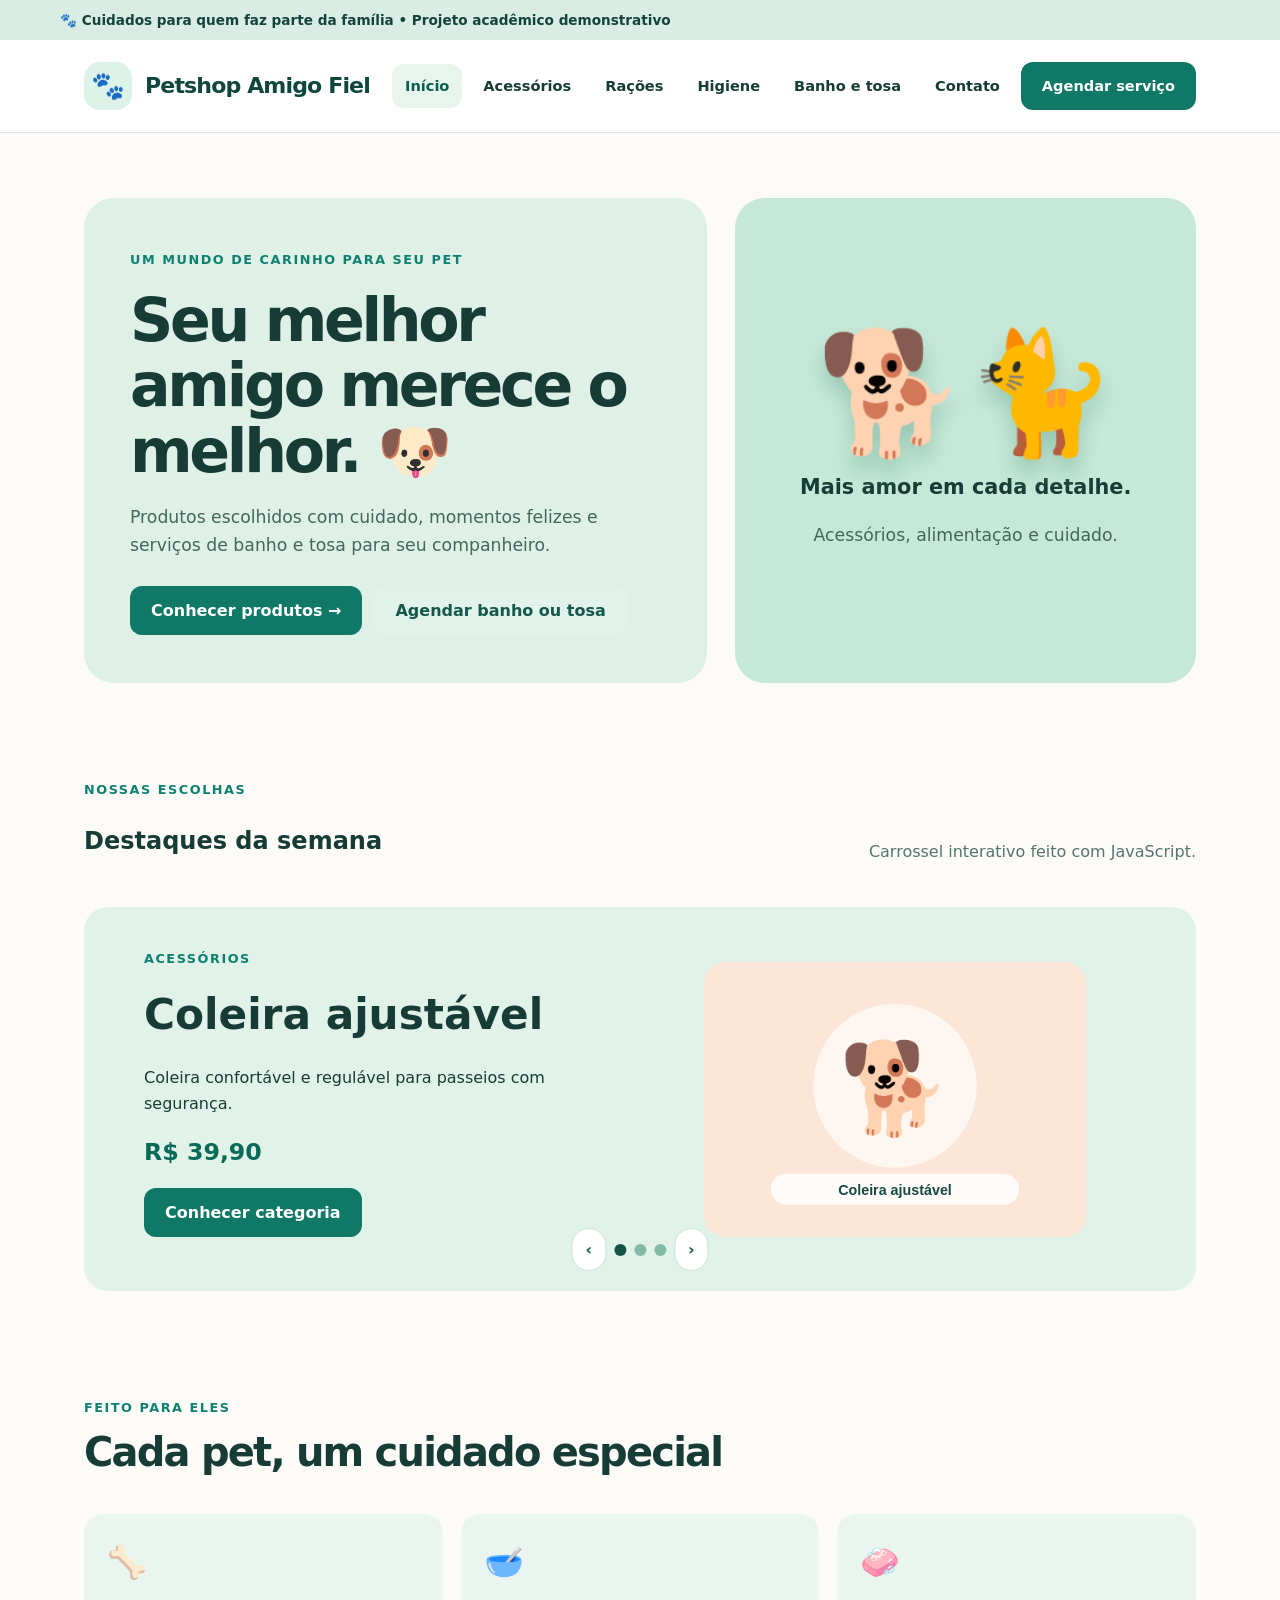
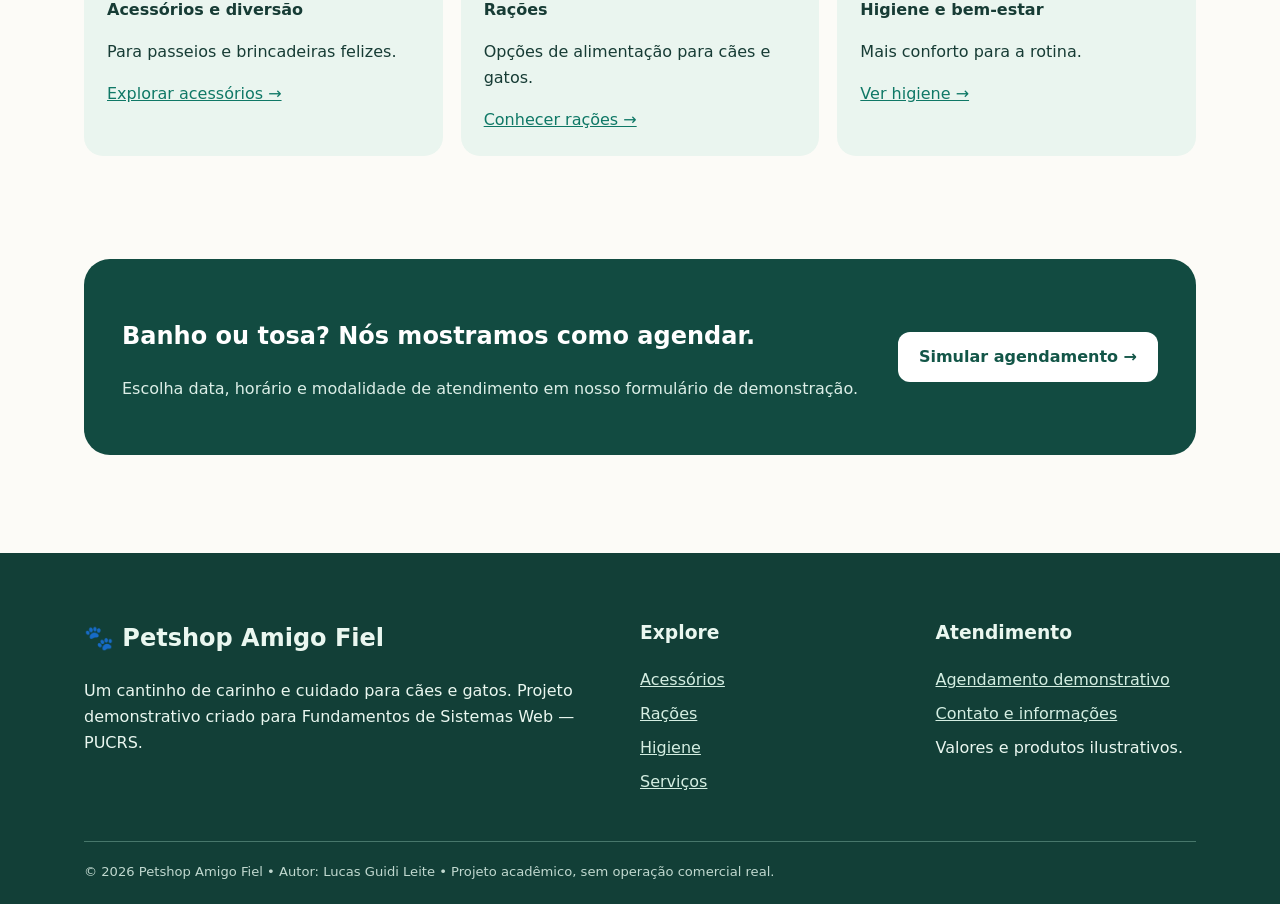
<file: index.html>
<!doctype html><html lang="pt-BR"><head><meta charset="utf-8"><meta name="viewport" content="width=device-width,initial-scale=1"><meta name="description" content="Petshop Amigo Fiel — catálogo de produtos e demonstração de agendamento de banho e tosa."><title>Início | Petshop Amigo Fiel</title><link rel="stylesheet" href="styles.css"><script defer src="app.js"></script></head><body><a class="skip" href="#conteudo">Pular para o conteúdo</a><div class="topbar">🐾 Cuidados para quem faz parte da família • Projeto acadêmico demonstrativo</div><header class="header"><div class="wrap nav"><a class="brand" href="index.html" aria-label="Petshop Amigo Fiel, página inicial"><span class="brandmark" aria-hidden="true">🐾</span><span>Petshop Amigo Fiel</span></a><nav class="links" aria-label="Menu principal"><a href="index.html" aria-current="page">Início</a><a href="acessorios.html">Acessórios</a><a href="racoes.html">Rações</a><a href="higiene.html">Higiene</a><a href="servicos.html">Banho e tosa</a><a href="contato.html">Contato</a><a class="cta" href="agendamento.html">Agendar serviço</a></nav></div></header><main id="conteudo"><section class="hero"><div class="wrap hero-layout"><div class="hero-copy"><span class="eyebrow">Um mundo de carinho para seu pet</span><h1>Seu melhor amigo merece o melhor. 🐶</h1><p>Produtos escolhidos com cuidado, momentos felizes e serviços de banho e tosa para seu companheiro.</p><div class="hero-actions"><a href="acessorios.html" class="btn">Conhecer produtos →</a><a href="agendamento.html" class="btn btn-secondary">Agendar banho ou tosa</a></div></div><div class="hero-side" role="img" aria-label="Ilustrações de cachorro e gato felizes"><span class="big" aria-hidden="true">🐕🐈</span><strong>Mais amor em cada detalhe.</strong><p>Acessórios, alimentação e cuidado.</p></div></div></section><section class="section-tight"><div class="wrap"><div class="section-head"><div><span class="eyebrow">Nossas escolhas</span><h2>Destaques da semana</h2></div><p class="muted">Carrossel interativo feito com JavaScript.</p></div><div class="carousel" aria-roledescription="carrossel" aria-label="Produtos em destaque"><article class="slide"><div><span class="eyebrow">Acessórios</span><h2>Coleira ajustável</h2><p>Coleira confortável e regulável para passeios com segurança.</p><div class="price">R$ 39,90</div><p><a href="acessorios.html" class="btn">Conhecer categoria</a></p></div><img src="coleira.svg" alt="Ilustração de coleira ajustável"></article><article class="slide"><div><span class="eyebrow">Rações</span><h2>Ração para cães</h2><p>Alimento seco para cães adultos, pacote de 3 kg.</p><div class="price">R$ 89,90</div><p><a href="racoes.html" class="btn">Conhecer categoria</a></p></div><img src="racao_caes.svg" alt="Ilustração de ração para cães"></article><article class="slide"><div><span class="eyebrow">Higiene</span><h2>Shampoo pet</h2><p>Shampoo suave para cuidados e higienização dos pets.</p><div class="price">R$ 27,90</div><p><a href="higiene.html" class="btn">Conhecer categoria</a></p></div><img src="shampoo.svg" alt="Ilustração de shampoo pet"></article><div class="carousel-actions"><button type="button" id="prev" class="circle-btn" aria-label="Destaque anterior">‹</button><button type="button" id="next" class="circle-btn" aria-label="Próximo destaque">›</button></div></div></div></section><section class="section"><div class="wrap"><div class="section-head"><div><span class="eyebrow">Feito para eles</span><h2>Cada pet, um cuidado especial</h2></div></div><div class="feature-grid"><div class="feature"><span aria-hidden="true">🦴</span><strong>Acessórios e diversão</strong><p>Para passeios e brincadeiras felizes.</p><a href="acessorios.html">Explorar acessórios →</a></div><div class="feature"><span aria-hidden="true">🥣</span><strong>Rações</strong><p>Opções de alimentação para cães e gatos.</p><a href="racoes.html">Conhecer rações →</a></div><div class="feature"><span aria-hidden="true">🧼</span><strong>Higiene e bem-estar</strong><p>Mais conforto para a rotina.</p><a href="higiene.html">Ver higiene →</a></div></div></div></section><section class="section-tight"><div class="wrap"><div class="banner"><div><h2>Banho ou tosa? Nós mostramos como agendar.</h2><p>Escolha data, horário e modalidade de atendimento em nosso formulário de demonstração.</p></div><a href="agendamento.html" class="btn">Simular agendamento →</a></div></div></section></main><footer class="footer"><div class="wrap"><div class="footer-grid"><div><h2>🐾 Petshop Amigo Fiel</h2><p>Um cantinho de carinho e cuidado para cães e gatos. Projeto demonstrativo criado para Fundamentos de Sistemas Web — PUCRS.</p></div><div><h3>Explore</h3><ul><li><a href="acessorios.html">Acessórios</a></li><li><a href="racoes.html">Rações</a></li><li><a href="higiene.html">Higiene</a></li><li><a href="servicos.html">Serviços</a></li></ul></div><div><h3>Atendimento</h3><ul><li><a href="agendamento.html">Agendamento demonstrativo</a></li><li><a href="contato.html">Contato e informações</a></li><li>Valores e produtos ilustrativos.</li></ul></div></div><div class="footer-end">© 2026 Petshop Amigo Fiel • Autor: Lucas Guidi Leite • Projeto acadêmico, sem operação comercial real.</div></div></footer></body></html>
</file>
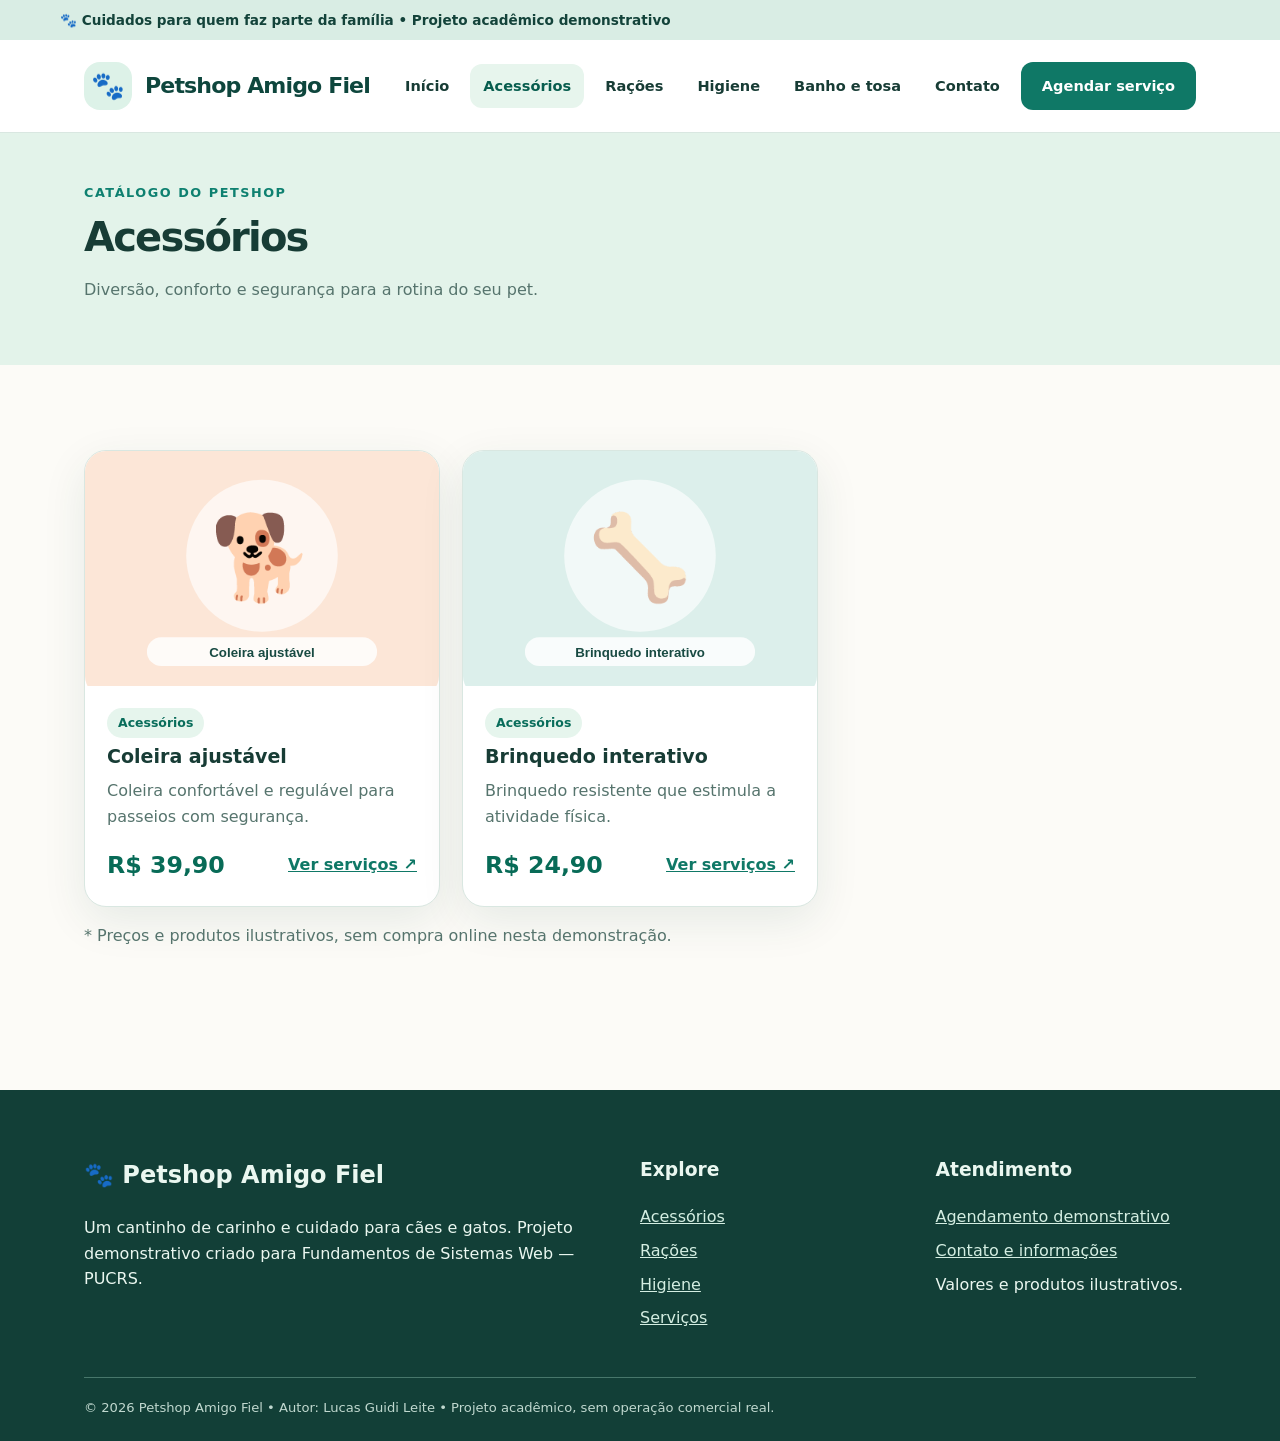
<file: acessorios.html>
<!doctype html><html lang="pt-BR"><head><meta charset="utf-8"><meta name="viewport" content="width=device-width,initial-scale=1"><meta name="description" content="Petshop Amigo Fiel — catálogo de produtos e demonstração de agendamento de banho e tosa."><title>Acessórios | Petshop Amigo Fiel</title><link rel="stylesheet" href="styles.css"><script defer src="app.js"></script></head><body><a class="skip" href="#conteudo">Pular para o conteúdo</a><div class="topbar">🐾 Cuidados para quem faz parte da família • Projeto acadêmico demonstrativo</div><header class="header"><div class="wrap nav"><a class="brand" href="index.html" aria-label="Petshop Amigo Fiel, página inicial"><span class="brandmark" aria-hidden="true">🐾</span><span>Petshop Amigo Fiel</span></a><nav class="links" aria-label="Menu principal"><a href="index.html">Início</a><a href="acessorios.html" aria-current="page">Acessórios</a><a href="racoes.html">Rações</a><a href="higiene.html">Higiene</a><a href="servicos.html">Banho e tosa</a><a href="contato.html">Contato</a><a class="cta" href="agendamento.html">Agendar serviço</a></nav></div></header><main id="conteudo"><div class="page-heading"><div class="wrap"><span class="eyebrow">Catálogo do petshop</span><h1 class="page-title">Acessórios</h1><p>Diversão, conforto e segurança para a rotina do seu pet.</p></div></div><section class="section"><div class="wrap"><div class="grid"><article class="card"><img class="card-media" src="coleira.svg" alt="Ilustração de coleira ajustável" loading="lazy"><div class="card-body"><span class="tag">Acessórios</span><h3>Coleira ajustável</h3><p>Coleira confortável e regulável para passeios com segurança.</p><div class="card-bottom"><span class="price">R$ 39,90</span><a class="mini-link" href="agendamento.html">Ver serviços ↗</a></div></div></article><article class="card"><img class="card-media" src="brinquedo.svg" alt="Ilustração de brinquedo interativo" loading="lazy"><div class="card-body"><span class="tag">Acessórios</span><h3>Brinquedo interativo</h3><p>Brinquedo resistente que estimula a atividade física.</p><div class="card-bottom"><span class="price">R$ 24,90</span><a class="mini-link" href="agendamento.html">Ver serviços ↗</a></div></div></article></div><p class="muted">* Preços e produtos ilustrativos, sem compra online nesta demonstração.</p></div></section></main><footer class="footer"><div class="wrap"><div class="footer-grid"><div><h2>🐾 Petshop Amigo Fiel</h2><p>Um cantinho de carinho e cuidado para cães e gatos. Projeto demonstrativo criado para Fundamentos de Sistemas Web — PUCRS.</p></div><div><h3>Explore</h3><ul><li><a href="acessorios.html">Acessórios</a></li><li><a href="racoes.html">Rações</a></li><li><a href="higiene.html">Higiene</a></li><li><a href="servicos.html">Serviços</a></li></ul></div><div><h3>Atendimento</h3><ul><li><a href="agendamento.html">Agendamento demonstrativo</a></li><li><a href="contato.html">Contato e informações</a></li><li>Valores e produtos ilustrativos.</li></ul></div></div><div class="footer-end">© 2026 Petshop Amigo Fiel • Autor: Lucas Guidi Leite • Projeto acadêmico, sem operação comercial real.</div></div></footer></body></html>
</file>
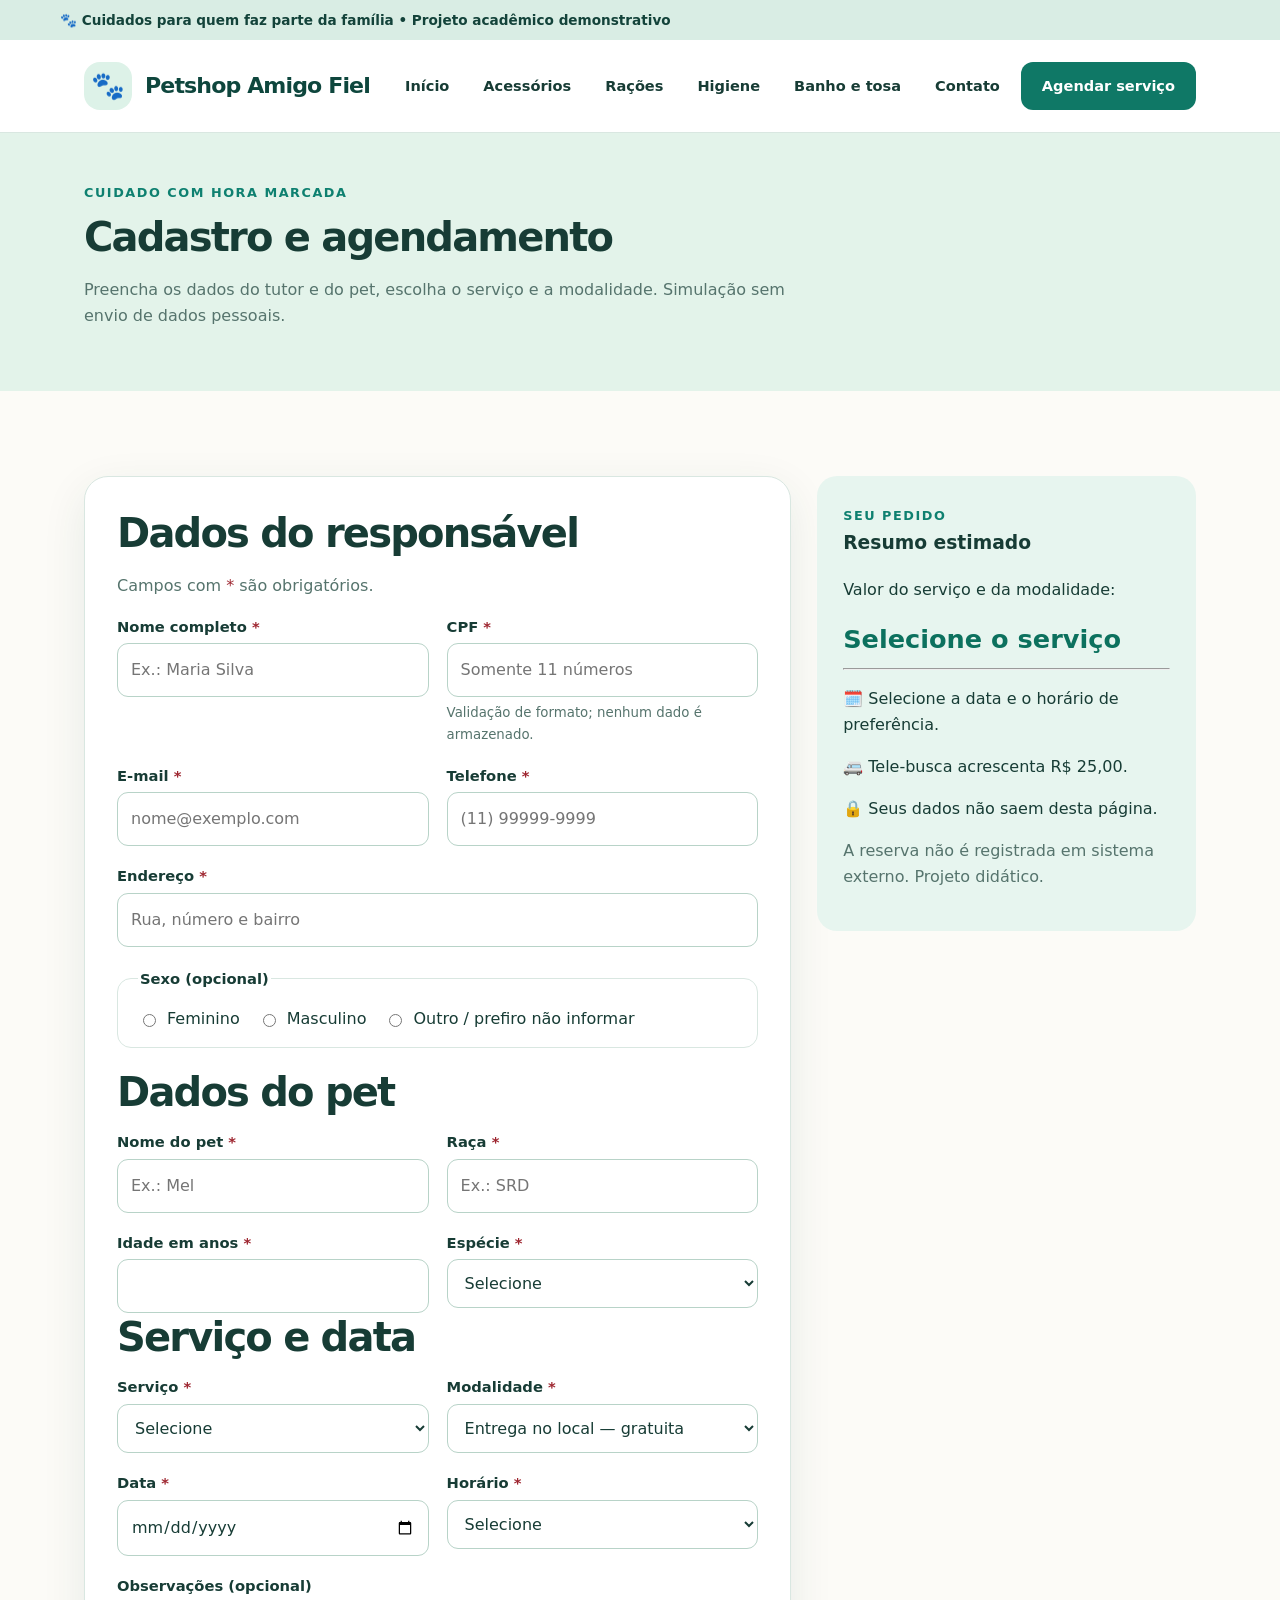
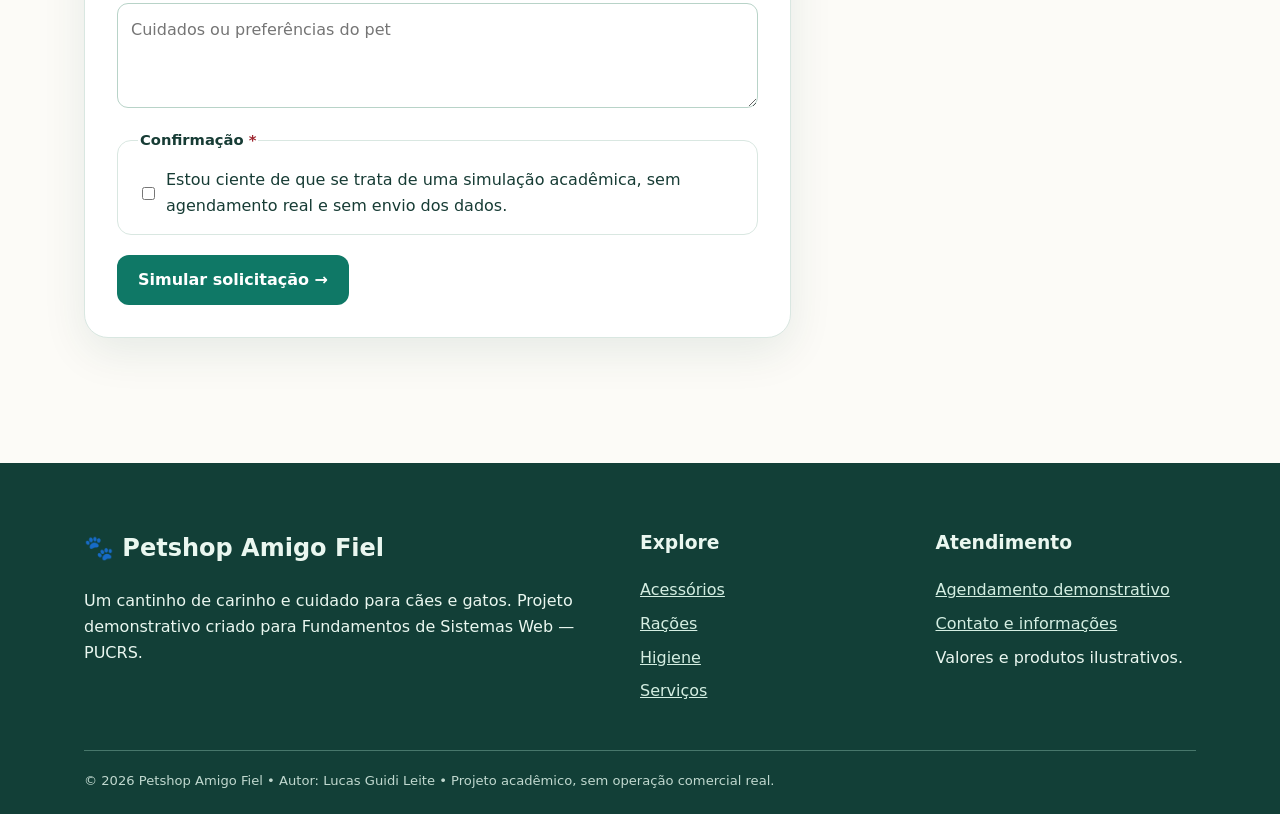
<file: agendamento.html>
<!doctype html><html lang="pt-BR"><head><meta charset="utf-8"><meta name="viewport" content="width=device-width,initial-scale=1"><meta name="description" content="Petshop Amigo Fiel — catálogo de produtos e demonstração de agendamento de banho e tosa."><title>Agendamento | Petshop Amigo Fiel</title><link rel="stylesheet" href="styles.css"><script defer src="app.js"></script></head><body><a class="skip" href="#conteudo">Pular para o conteúdo</a><div class="topbar">🐾 Cuidados para quem faz parte da família • Projeto acadêmico demonstrativo</div><header class="header"><div class="wrap nav"><a class="brand" href="index.html" aria-label="Petshop Amigo Fiel, página inicial"><span class="brandmark" aria-hidden="true">🐾</span><span>Petshop Amigo Fiel</span></a><nav class="links" aria-label="Menu principal"><a href="index.html">Início</a><a href="acessorios.html">Acessórios</a><a href="racoes.html">Rações</a><a href="higiene.html">Higiene</a><a href="servicos.html">Banho e tosa</a><a href="contato.html">Contato</a><a class="cta" href="agendamento.html">Agendar serviço</a></nav></div></header><main id="conteudo"><div class="page-heading"><div class="wrap"><span class="eyebrow">Cuidado com hora marcada</span><h1 class="page-title">Cadastro e agendamento</h1><p>Preencha os dados do tutor e do pet, escolha o serviço e a modalidade. Simulação sem envio de dados pessoais.</p></div></div><section class="section"><div class="wrap form-layout"><div class="form-panel"><h2>Dados do responsável</h2><p class="muted">Campos com <span class="required">*</span> são obrigatórios.</p><form id="bookingForm"><div class="form-grid"><div class="field"><label for="cliente">Nome completo <span class="required">*</span></label><input id="cliente" name="cliente" autocomplete="name" placeholder="Ex.: Maria Silva" minlength="3" required></div><div class="field"><label for="cpf">CPF <span class="required">*</span></label><input id="cpf" name="cpf" inputmode="numeric" pattern="[0-9]{11}" maxlength="11" placeholder="Somente 11 números" title="Informe 11 dígitos, sem pontos ou traço" required><small>Validação de formato; nenhum dado é armazenado.</small></div><div class="field"><label for="email">E-mail <span class="required">*</span></label><input type="email" id="email" name="email" placeholder="nome@exemplo.com" autocomplete="email" required></div><div class="field"><label for="telefone">Telefone <span class="required">*</span></label><input type="tel" id="telefone" name="telefone" placeholder="(11) 99999-9999" autocomplete="tel" minlength="10" required></div><div class="field full"><label for="endereco">Endereço <span class="required">*</span></label><input id="endereco" name="endereco" placeholder="Rua, número e bairro" autocomplete="street-address" required></div></div><fieldset class="fieldset"><legend>Sexo (opcional)</legend><label><input type="radio" name="sexo" value="feminino"> Feminino</label><label><input type="radio" name="sexo" value="masculino"> Masculino</label><label><input type="radio" name="sexo" value="outro"> Outro / prefiro não informar</label></fieldset><h2>Dados do pet</h2><div class="form-grid"><div class="field"><label for="petNome">Nome do pet <span class="required">*</span></label><input id="petNome" name="petNome" placeholder="Ex.: Mel" required></div><div class="field"><label for="raca">Raça <span class="required">*</span></label><input id="raca" name="raca" placeholder="Ex.: SRD" required></div><div class="field"><label for="idade">Idade em anos <span class="required">*</span></label><input type="number" id="idade" name="idade" min="0" max="35" required></div><div class="field"><label for="especie">Espécie <span class="required">*</span></label><select id="especie" name="especie" required><option value="">Selecione</option><option>Cachorro</option><option>Gato</option></select></div></div><h2>Serviço e data</h2><div class="form-grid"><div class="field"><label for="servico">Serviço <span class="required">*</span></label><select id="servico" required><option value="">Selecione</option><option value="banho">Banho — R$ 55,00</option><option value="tosa">Tosa — R$ 70,00</option></select></div><div class="field"><label for="modalidade">Modalidade <span class="required">*</span></label><select id="modalidade" required><option value="local">Entrega no local — gratuita</option><option value="telebusca">Tele-busca — + R$ 25,00</option></select></div><div class="field"><label for="data">Data <span class="required">*</span></label><input type="date" id="data" required></div><div class="field"><label for="horario">Horário <span class="required">*</span></label><select id="horario" required><option value="">Selecione</option><option value="09:00">09:00</option><option value="10:00">10:00</option><option value="11:00">11:00</option><option value="14:00">14:00</option><option value="15:00">15:00</option><option value="16:00">16:00</option></select></div><div class="field full"><label for="obs">Observações (opcional)</label><textarea id="obs" rows="3" maxlength="300" placeholder="Cuidados ou preferências do pet"></textarea></div></div><fieldset class="fieldset"><legend>Confirmação <span class="required">*</span></legend><label><input id="aceite" type="checkbox" required> Estou ciente de que se trata de uma simulação acadêmica, sem agendamento real e sem envio dos dados.</label></fieldset><button type="submit" class="btn">Simular solicitação →</button><div role="status" aria-live="polite" id="feedback" class="notice" hidden></div></form></div><aside class="summary"><span class="eyebrow">Seu pedido</span><h3>Resumo estimado</h3><p>Valor do serviço e da modalidade:</p><strong id="resumo">Selecione o serviço</strong><hr><p>🗓️ Selecione a data e o horário de preferência.</p><p>🚐 Tele-busca acrescenta R$ 25,00.</p><p>🔒 Seus dados não saem desta página.</p><p class="muted">A reserva não é registrada em sistema externo. Projeto didático.</p></aside></div></section></main><footer class="footer"><div class="wrap"><div class="footer-grid"><div><h2>🐾 Petshop Amigo Fiel</h2><p>Um cantinho de carinho e cuidado para cães e gatos. Projeto demonstrativo criado para Fundamentos de Sistemas Web — PUCRS.</p></div><div><h3>Explore</h3><ul><li><a href="acessorios.html">Acessórios</a></li><li><a href="racoes.html">Rações</a></li><li><a href="higiene.html">Higiene</a></li><li><a href="servicos.html">Serviços</a></li></ul></div><div><h3>Atendimento</h3><ul><li><a href="agendamento.html">Agendamento demonstrativo</a></li><li><a href="contato.html">Contato e informações</a></li><li>Valores e produtos ilustrativos.</li></ul></div></div><div class="footer-end">© 2026 Petshop Amigo Fiel • Autor: Lucas Guidi Leite • Projeto acadêmico, sem operação comercial real.</div></div></footer></body></html>
</file>
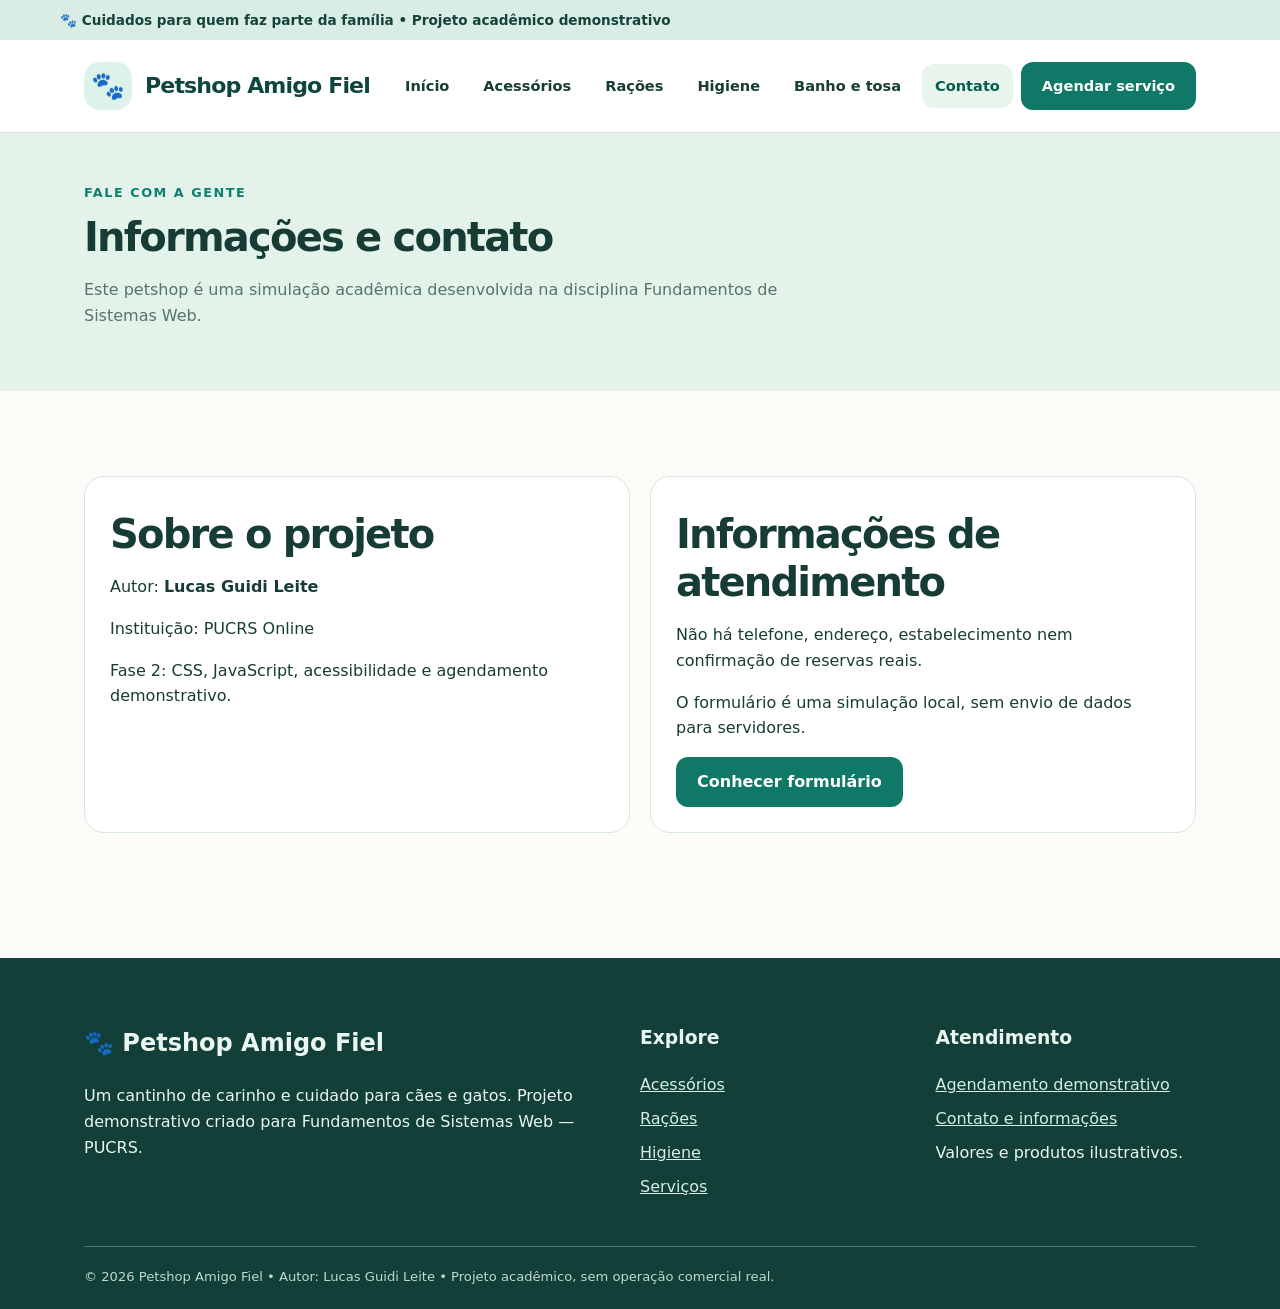
<file: contato.html>
<!doctype html><html lang="pt-BR"><head><meta charset="utf-8"><meta name="viewport" content="width=device-width,initial-scale=1"><meta name="description" content="Petshop Amigo Fiel — catálogo de produtos e demonstração de agendamento de banho e tosa."><title>Contato | Petshop Amigo Fiel</title><link rel="stylesheet" href="styles.css"><script defer src="app.js"></script></head><body><a class="skip" href="#conteudo">Pular para o conteúdo</a><div class="topbar">🐾 Cuidados para quem faz parte da família • Projeto acadêmico demonstrativo</div><header class="header"><div class="wrap nav"><a class="brand" href="index.html" aria-label="Petshop Amigo Fiel, página inicial"><span class="brandmark" aria-hidden="true">🐾</span><span>Petshop Amigo Fiel</span></a><nav class="links" aria-label="Menu principal"><a href="index.html">Início</a><a href="acessorios.html">Acessórios</a><a href="racoes.html">Rações</a><a href="higiene.html">Higiene</a><a href="servicos.html">Banho e tosa</a><a href="contato.html" aria-current="page">Contato</a><a class="cta" href="agendamento.html">Agendar serviço</a></nav></div></header><main id="conteudo"><div class="page-heading"><div class="wrap"><span class="eyebrow">Fale com a gente</span><h1 class="page-title">Informações e contato</h1><p>Este petshop é uma simulação acadêmica desenvolvida na disciplina Fundamentos de Sistemas Web.</p></div></div><section class="section"><div class="wrap"><div class="two-col"><div class="service"><h2>Sobre o projeto</h2><p>Autor: <strong>Lucas Guidi Leite</strong></p><p>Instituição: PUCRS Online</p><p>Fase 2: CSS, JavaScript, acessibilidade e agendamento demonstrativo.</p></div><div class="service"><h2>Informações de atendimento</h2><p>Não há telefone, endereço, estabelecimento nem confirmação de reservas reais.</p><p>O formulário é uma simulação local, sem envio de dados para servidores.</p><a class="btn" href="agendamento.html">Conhecer formulário</a></div></div></div></section></main><footer class="footer"><div class="wrap"><div class="footer-grid"><div><h2>🐾 Petshop Amigo Fiel</h2><p>Um cantinho de carinho e cuidado para cães e gatos. Projeto demonstrativo criado para Fundamentos de Sistemas Web — PUCRS.</p></div><div><h3>Explore</h3><ul><li><a href="acessorios.html">Acessórios</a></li><li><a href="racoes.html">Rações</a></li><li><a href="higiene.html">Higiene</a></li><li><a href="servicos.html">Serviços</a></li></ul></div><div><h3>Atendimento</h3><ul><li><a href="agendamento.html">Agendamento demonstrativo</a></li><li><a href="contato.html">Contato e informações</a></li><li>Valores e produtos ilustrativos.</li></ul></div></div><div class="footer-end">© 2026 Petshop Amigo Fiel • Autor: Lucas Guidi Leite • Projeto acadêmico, sem operação comercial real.</div></div></footer></body></html>
</file>
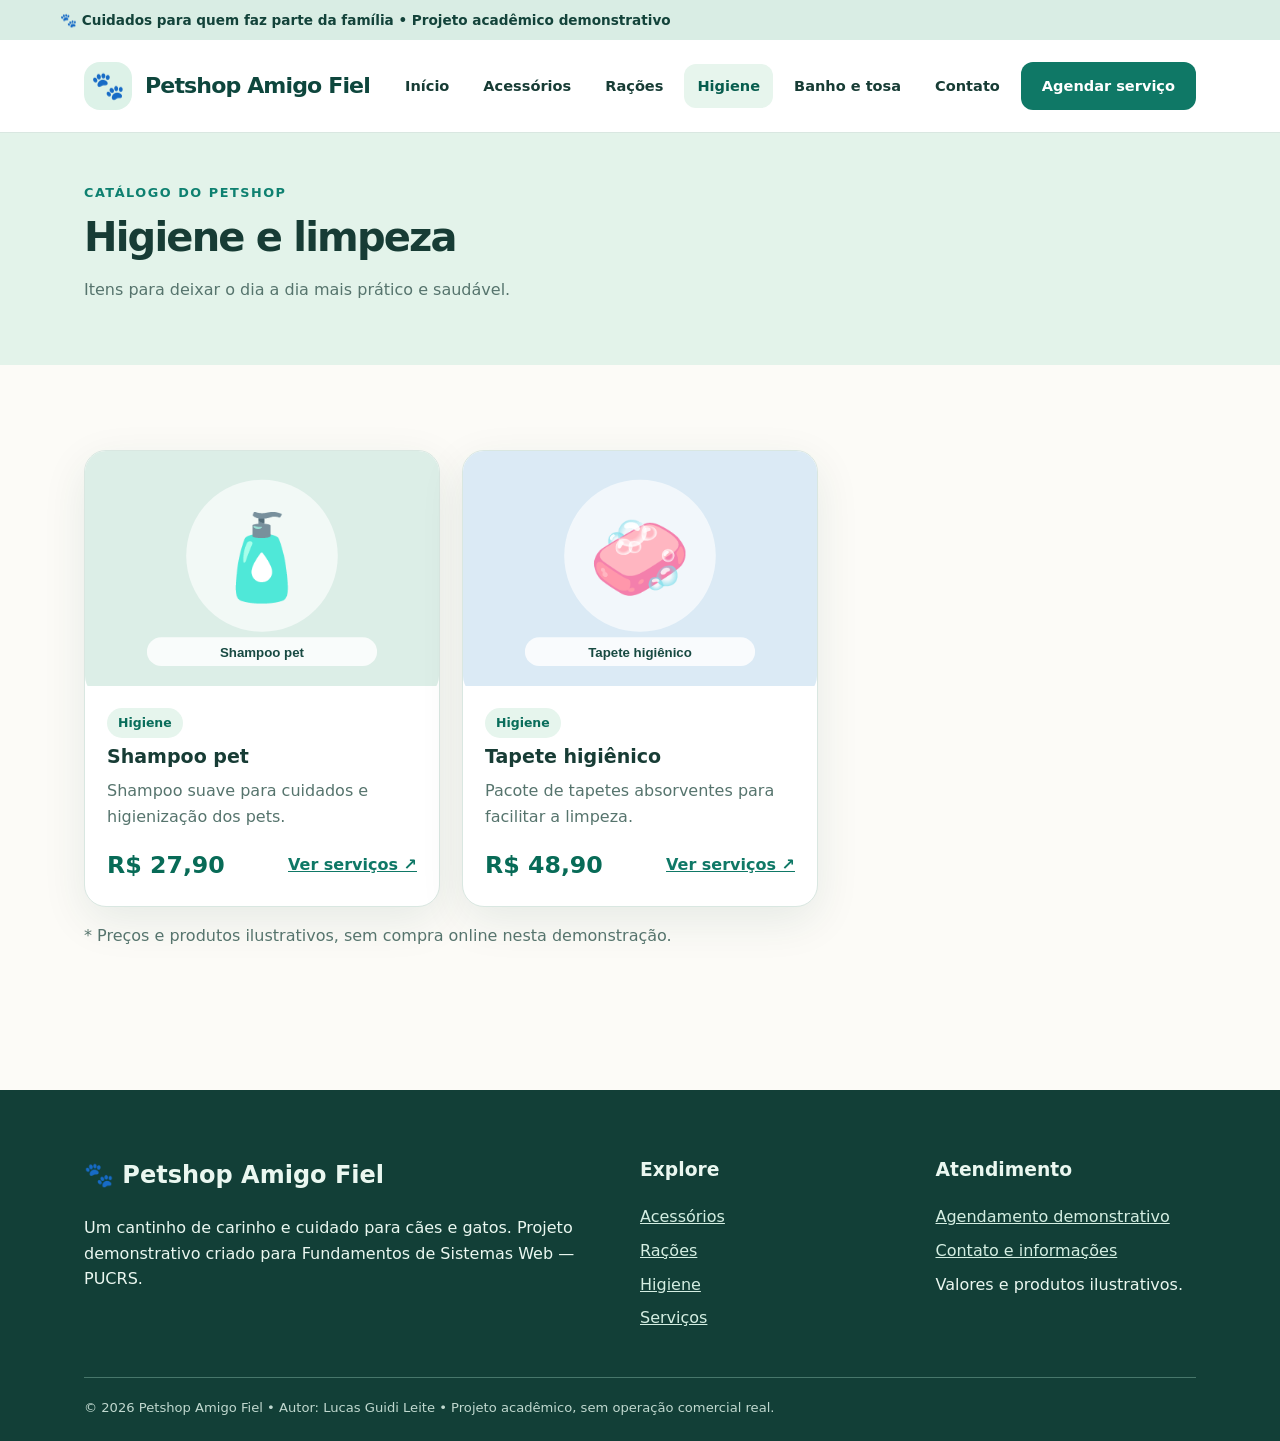
<file: higiene.html>
<!doctype html><html lang="pt-BR"><head><meta charset="utf-8"><meta name="viewport" content="width=device-width,initial-scale=1"><meta name="description" content="Petshop Amigo Fiel — catálogo de produtos e demonstração de agendamento de banho e tosa."><title>Higiene e limpeza | Petshop Amigo Fiel</title><link rel="stylesheet" href="styles.css"><script defer src="app.js"></script></head><body><a class="skip" href="#conteudo">Pular para o conteúdo</a><div class="topbar">🐾 Cuidados para quem faz parte da família • Projeto acadêmico demonstrativo</div><header class="header"><div class="wrap nav"><a class="brand" href="index.html" aria-label="Petshop Amigo Fiel, página inicial"><span class="brandmark" aria-hidden="true">🐾</span><span>Petshop Amigo Fiel</span></a><nav class="links" aria-label="Menu principal"><a href="index.html">Início</a><a href="acessorios.html">Acessórios</a><a href="racoes.html">Rações</a><a href="higiene.html" aria-current="page">Higiene</a><a href="servicos.html">Banho e tosa</a><a href="contato.html">Contato</a><a class="cta" href="agendamento.html">Agendar serviço</a></nav></div></header><main id="conteudo"><div class="page-heading"><div class="wrap"><span class="eyebrow">Catálogo do petshop</span><h1 class="page-title">Higiene e limpeza</h1><p>Itens para deixar o dia a dia mais prático e saudável.</p></div></div><section class="section"><div class="wrap"><div class="grid"><article class="card"><img class="card-media" src="shampoo.svg" alt="Ilustração de shampoo pet" loading="lazy"><div class="card-body"><span class="tag">Higiene</span><h3>Shampoo pet</h3><p>Shampoo suave para cuidados e higienização dos pets.</p><div class="card-bottom"><span class="price">R$ 27,90</span><a class="mini-link" href="agendamento.html">Ver serviços ↗</a></div></div></article><article class="card"><img class="card-media" src="tapete.svg" alt="Ilustração de tapete higiênico" loading="lazy"><div class="card-body"><span class="tag">Higiene</span><h3>Tapete higiênico</h3><p>Pacote de tapetes absorventes para facilitar a limpeza.</p><div class="card-bottom"><span class="price">R$ 48,90</span><a class="mini-link" href="agendamento.html">Ver serviços ↗</a></div></div></article></div><p class="muted">* Preços e produtos ilustrativos, sem compra online nesta demonstração.</p></div></section></main><footer class="footer"><div class="wrap"><div class="footer-grid"><div><h2>🐾 Petshop Amigo Fiel</h2><p>Um cantinho de carinho e cuidado para cães e gatos. Projeto demonstrativo criado para Fundamentos de Sistemas Web — PUCRS.</p></div><div><h3>Explore</h3><ul><li><a href="acessorios.html">Acessórios</a></li><li><a href="racoes.html">Rações</a></li><li><a href="higiene.html">Higiene</a></li><li><a href="servicos.html">Serviços</a></li></ul></div><div><h3>Atendimento</h3><ul><li><a href="agendamento.html">Agendamento demonstrativo</a></li><li><a href="contato.html">Contato e informações</a></li><li>Valores e produtos ilustrativos.</li></ul></div></div><div class="footer-end">© 2026 Petshop Amigo Fiel • Autor: Lucas Guidi Leite • Projeto acadêmico, sem operação comercial real.</div></div></footer></body></html>
</file>
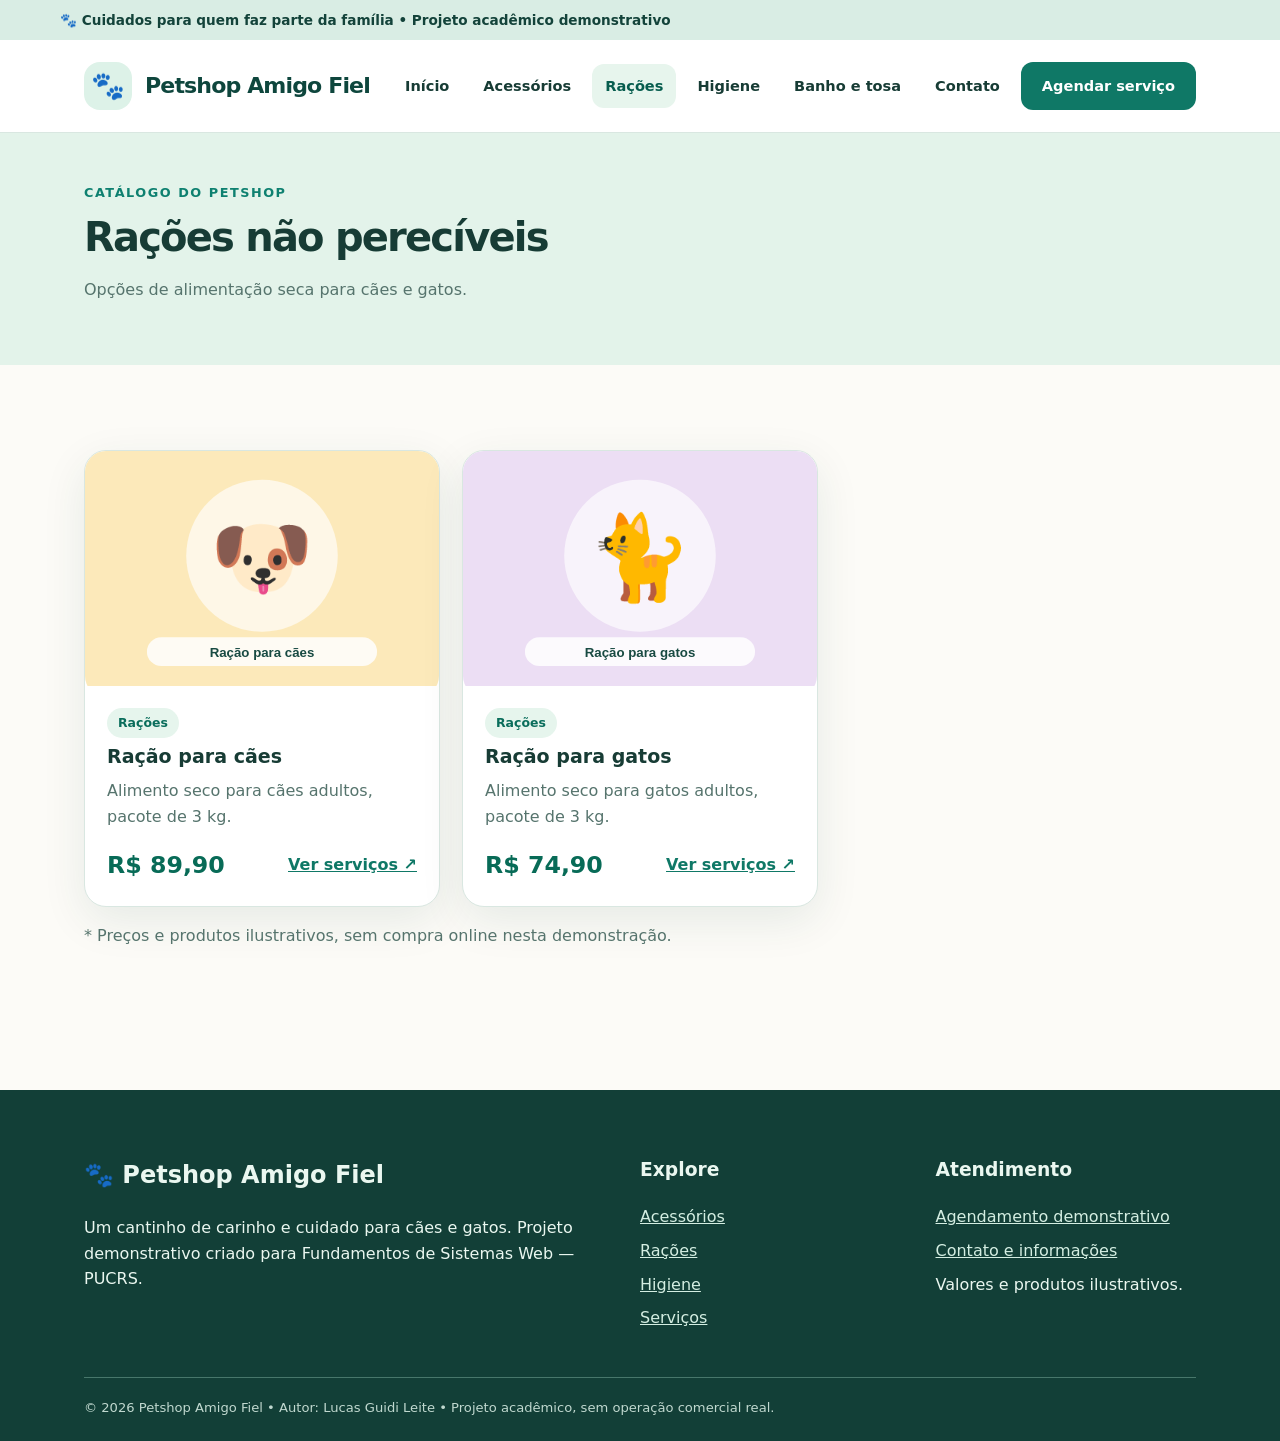
<file: racoes.html>
<!doctype html><html lang="pt-BR"><head><meta charset="utf-8"><meta name="viewport" content="width=device-width,initial-scale=1"><meta name="description" content="Petshop Amigo Fiel — catálogo de produtos e demonstração de agendamento de banho e tosa."><title>Rações não perecíveis | Petshop Amigo Fiel</title><link rel="stylesheet" href="styles.css"><script defer src="app.js"></script></head><body><a class="skip" href="#conteudo">Pular para o conteúdo</a><div class="topbar">🐾 Cuidados para quem faz parte da família • Projeto acadêmico demonstrativo</div><header class="header"><div class="wrap nav"><a class="brand" href="index.html" aria-label="Petshop Amigo Fiel, página inicial"><span class="brandmark" aria-hidden="true">🐾</span><span>Petshop Amigo Fiel</span></a><nav class="links" aria-label="Menu principal"><a href="index.html">Início</a><a href="acessorios.html">Acessórios</a><a href="racoes.html" aria-current="page">Rações</a><a href="higiene.html">Higiene</a><a href="servicos.html">Banho e tosa</a><a href="contato.html">Contato</a><a class="cta" href="agendamento.html">Agendar serviço</a></nav></div></header><main id="conteudo"><div class="page-heading"><div class="wrap"><span class="eyebrow">Catálogo do petshop</span><h1 class="page-title">Rações não perecíveis</h1><p>Opções de alimentação seca para cães e gatos.</p></div></div><section class="section"><div class="wrap"><div class="grid"><article class="card"><img class="card-media" src="racao_caes.svg" alt="Ilustração de ração para cães" loading="lazy"><div class="card-body"><span class="tag">Rações</span><h3>Ração para cães</h3><p>Alimento seco para cães adultos, pacote de 3 kg.</p><div class="card-bottom"><span class="price">R$ 89,90</span><a class="mini-link" href="agendamento.html">Ver serviços ↗</a></div></div></article><article class="card"><img class="card-media" src="racao_gatos.svg" alt="Ilustração de ração para gatos" loading="lazy"><div class="card-body"><span class="tag">Rações</span><h3>Ração para gatos</h3><p>Alimento seco para gatos adultos, pacote de 3 kg.</p><div class="card-bottom"><span class="price">R$ 74,90</span><a class="mini-link" href="agendamento.html">Ver serviços ↗</a></div></div></article></div><p class="muted">* Preços e produtos ilustrativos, sem compra online nesta demonstração.</p></div></section></main><footer class="footer"><div class="wrap"><div class="footer-grid"><div><h2>🐾 Petshop Amigo Fiel</h2><p>Um cantinho de carinho e cuidado para cães e gatos. Projeto demonstrativo criado para Fundamentos de Sistemas Web — PUCRS.</p></div><div><h3>Explore</h3><ul><li><a href="acessorios.html">Acessórios</a></li><li><a href="racoes.html">Rações</a></li><li><a href="higiene.html">Higiene</a></li><li><a href="servicos.html">Serviços</a></li></ul></div><div><h3>Atendimento</h3><ul><li><a href="agendamento.html">Agendamento demonstrativo</a></li><li><a href="contato.html">Contato e informações</a></li><li>Valores e produtos ilustrativos.</li></ul></div></div><div class="footer-end">© 2026 Petshop Amigo Fiel • Autor: Lucas Guidi Leite • Projeto acadêmico, sem operação comercial real.</div></div></footer></body></html>
</file>
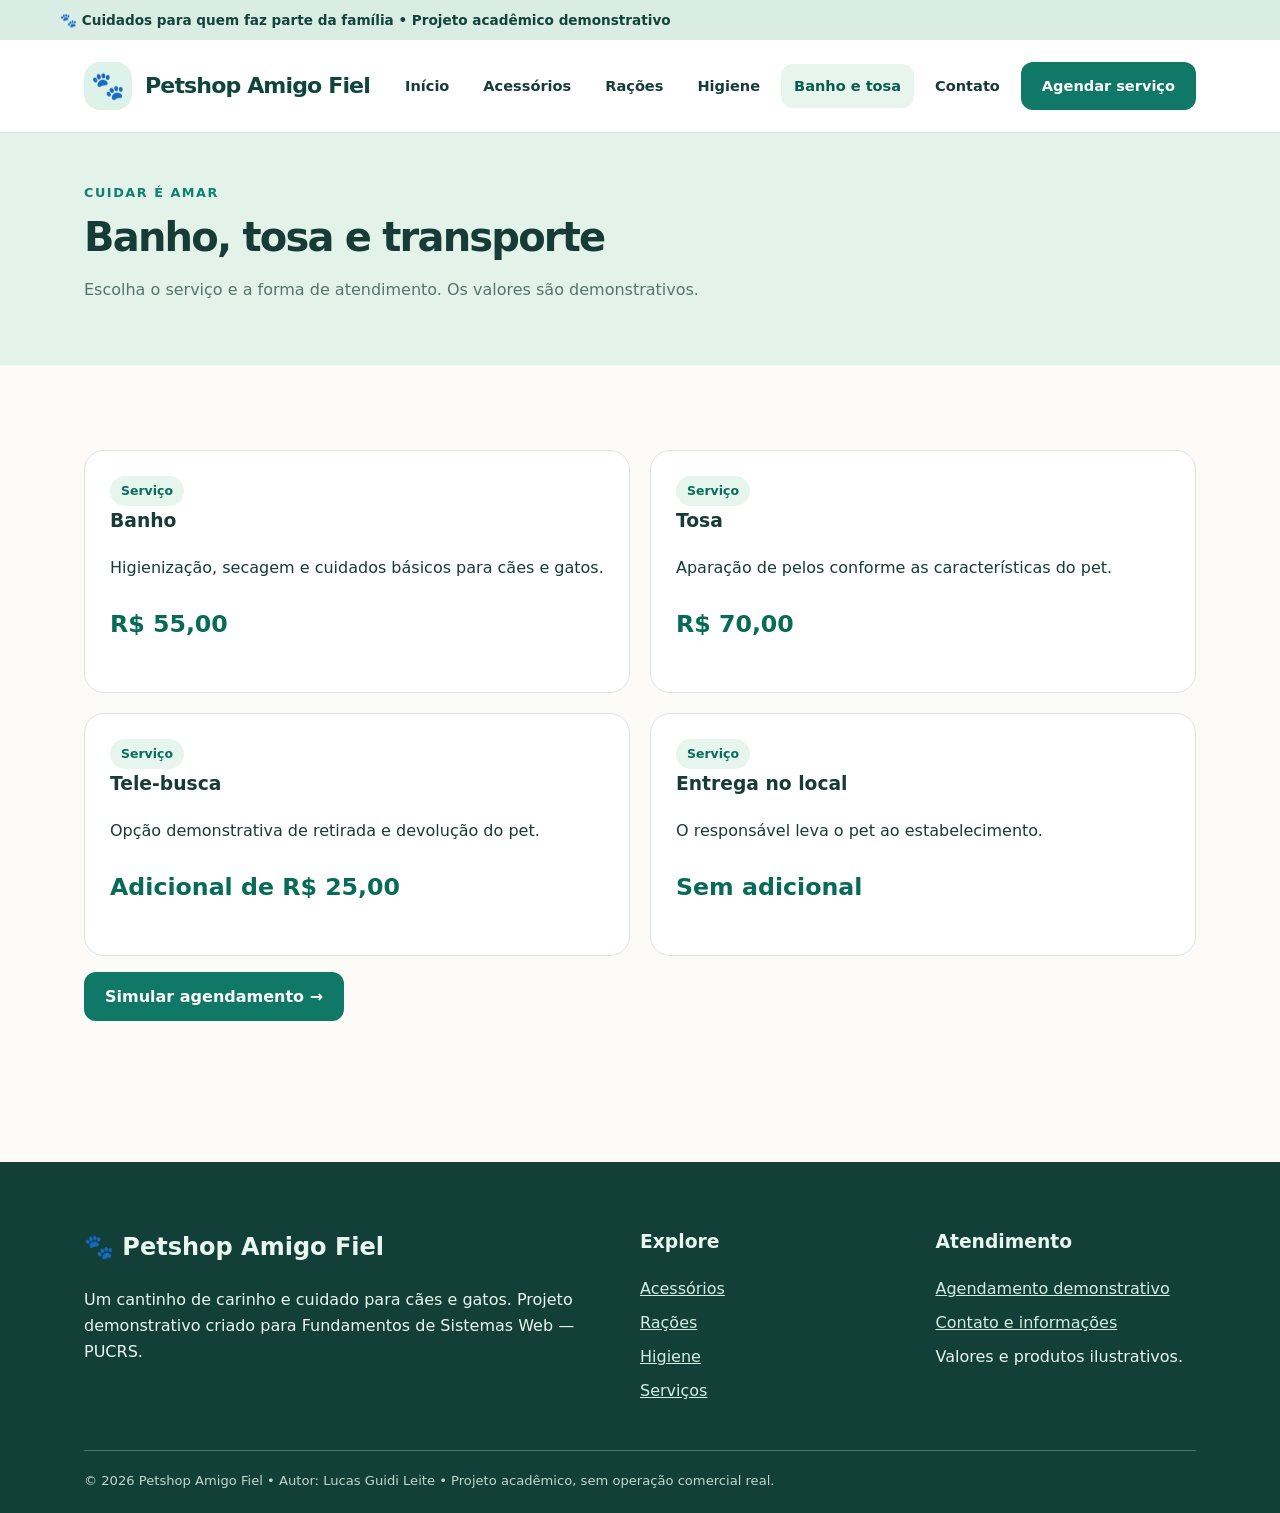
<file: servicos.html>
<!doctype html><html lang="pt-BR"><head><meta charset="utf-8"><meta name="viewport" content="width=device-width,initial-scale=1"><meta name="description" content="Petshop Amigo Fiel — catálogo de produtos e demonstração de agendamento de banho e tosa."><title>Banho e tosa | Petshop Amigo Fiel</title><link rel="stylesheet" href="styles.css"><script defer src="app.js"></script></head><body><a class="skip" href="#conteudo">Pular para o conteúdo</a><div class="topbar">🐾 Cuidados para quem faz parte da família • Projeto acadêmico demonstrativo</div><header class="header"><div class="wrap nav"><a class="brand" href="index.html" aria-label="Petshop Amigo Fiel, página inicial"><span class="brandmark" aria-hidden="true">🐾</span><span>Petshop Amigo Fiel</span></a><nav class="links" aria-label="Menu principal"><a href="index.html">Início</a><a href="acessorios.html">Acessórios</a><a href="racoes.html">Rações</a><a href="higiene.html">Higiene</a><a href="servicos.html" aria-current="page">Banho e tosa</a><a href="contato.html">Contato</a><a class="cta" href="agendamento.html">Agendar serviço</a></nav></div></header><main id="conteudo"><div class="page-heading"><div class="wrap"><span class="eyebrow">Cuidar é amar</span><h1 class="page-title">Banho, tosa e transporte</h1><p>Escolha o serviço e a forma de atendimento. Os valores são demonstrativos.</p></div></div><section class="section"><div class="wrap"><div class="two-col"><article class="service"><span class="tag">Serviço</span><h3>Banho</h3><p>Higienização, secagem e cuidados básicos para cães e gatos.</p><p class="price">R$ 55,00</p></article><article class="service"><span class="tag">Serviço</span><h3>Tosa</h3><p>Aparação de pelos conforme as características do pet.</p><p class="price">R$ 70,00</p></article><article class="service"><span class="tag">Serviço</span><h3>Tele-busca</h3><p>Opção demonstrativa de retirada e devolução do pet.</p><p class="price">Adicional de R$ 25,00</p></article><article class="service"><span class="tag">Serviço</span><h3>Entrega no local</h3><p>O responsável leva o pet ao estabelecimento.</p><p class="price">Sem adicional</p></article></div><p><a href="agendamento.html" class="btn">Simular agendamento →</a></p></div></section></main><footer class="footer"><div class="wrap"><div class="footer-grid"><div><h2>🐾 Petshop Amigo Fiel</h2><p>Um cantinho de carinho e cuidado para cães e gatos. Projeto demonstrativo criado para Fundamentos de Sistemas Web — PUCRS.</p></div><div><h3>Explore</h3><ul><li><a href="acessorios.html">Acessórios</a></li><li><a href="racoes.html">Rações</a></li><li><a href="higiene.html">Higiene</a></li><li><a href="servicos.html">Serviços</a></li></ul></div><div><h3>Atendimento</h3><ul><li><a href="agendamento.html">Agendamento demonstrativo</a></li><li><a href="contato.html">Contato e informações</a></li><li>Valores e produtos ilustrativos.</li></ul></div></div><div class="footer-end">© 2026 Petshop Amigo Fiel • Autor: Lucas Guidi Leite • Projeto acadêmico, sem operação comercial real.</div></div></footer></body></html>
</file>
<file: styles.css>
:root{--ink:#173c35;--dark:#0e463d;--green:#0f7866;--mint:#e8f5ee;--cream:#fcfbf7;--gold:#ffbb74;--muted:#56746d;--line:#d9e7e1;--shadow:0 14px 45px rgba(12,65,53,.09)}
*{box-sizing:border-box}html{scroll-behavior:smooth}body{margin:0;background:var(--cream);color:var(--ink);font-family:system-ui,-apple-system,BlinkMacSystemFont,'Segoe UI',sans-serif;line-height:1.62}a{color:var(--green)}a:focus-visible,button:focus-visible,input:focus-visible,select:focus-visible,textarea:focus-visible{outline:3px solid #f5a33c;outline-offset:3px}img{max-width:100%;display:block}button,input,select,textarea{font:inherit}.skip{position:absolute;left:-10000px;top:0;z-index:100;background:#fff;padding:1rem}.skip:focus{left:1rem}.topbar{background:#d9ede4;color:#13433a;padding:9px max(24px,calc((100vw - 1160px)/2));font-size:.85rem;font-weight:650}.header{background:white;border-bottom:1px solid var(--line)}.wrap{max-width:1160px;margin:auto;padding:0 24px}.nav{display:flex;align-items:center;justify-content:space-between;gap:20px;min-height:92px}.brand{text-decoration:none;color:var(--dark);display:flex;align-items:center;gap:13px;font-weight:850;font-size:1.38rem;letter-spacing:-.04em}.brandmark{width:48px;height:48px;display:grid;place-items:center;border-radius:16px;background:#ddf2e8;font-size:1.7rem}.links{display:flex;gap:8px;align-items:center;flex-wrap:wrap}.links a{padding:10px 13px;text-decoration:none;color:var(--ink);font-weight:650;font-size:.91rem;border-radius:12px}.links a:hover,.links a[aria-current=page]{background:#e7f5ed;color:#075d4e}.links a.cta,.btn{background:var(--green);color:#fff;border-radius:12px;padding:12px 21px;text-decoration:none;border:0;cursor:pointer;display:inline-flex;justify-content:center;align-items:center;font-weight:750;gap:7px}.links a.cta:hover,.btn:hover{background:var(--dark);color:#fff}.btn-secondary{background:#e0f2e9;color:#15574b}.btn-secondary:hover{background:#cce9dc;color:#15574b}.section{padding:65px 0}.section-tight{padding:38px 0}.eyebrow{font-weight:800;letter-spacing:.12em;text-transform:uppercase;color:#0e8070;font-size:.8rem}.hero{padding:65px 0 55px}.hero-layout{display:grid;grid-template-columns:1.15fr .85fr;gap:28px;align-items:stretch}.hero-copy{padding:48px 46px;background:#dff1e7;border-radius:30px}.hero h1{font-size:clamp(2.35rem,4.7vw,4.4rem);line-height:1.09;letter-spacing:-.055em;margin:16px 0 19px}.hero p{font-size:1.08rem;color:#42675c;max-width:550px}.hero-actions{display:flex;gap:12px;flex-wrap:wrap;margin-top:26px}.hero-side{border-radius:30px;background:#c6e8d8;min-height:390px;display:flex;flex-direction:column;justify-content:center;align-items:center;text-align:center;padding:32px;overflow:hidden}.hero-side .big{font-size:7.5rem;line-height:1.3;filter:drop-shadow(0 14px 10px #9bc9b4)}.hero-side strong{font-size:1.3rem}.section-head{display:flex;justify-content:space-between;gap:24px;align-items:end;margin:0 0 26px}.section h2,.page-title{font-size:clamp(1.7rem,3.2vw,2.5rem);letter-spacing:-.045em;line-height:1.2;margin:8px 0 12px}.section-subtitle{color:var(--muted);margin:0}.grid{display:grid;grid-template-columns:repeat(3,minmax(0,1fr));gap:22px}.card{background:#fff;border:1px solid var(--line);border-radius:22px;overflow:hidden;box-shadow:var(--shadow)}.card-body{padding:22px}.card h3{margin:3px 0 6px;font-size:1.19rem}.card p{color:var(--muted);margin:0 0 16px}.card-media{width:100%;height:235px;object-fit:cover}.tag{display:inline-block;background:#e6f5ed;color:#096d5b;font-size:.78rem;font-weight:800;padding:5px 11px;border-radius:30px}.price{color:#086b57;font-size:1.48rem;font-weight:850}.card-bottom{display:flex;align-items:center;justify-content:space-between;gap:12px}.mini-link{font-weight:750}.feature-grid{display:grid;grid-template-columns:repeat(3,1fr);gap:18px}.feature{background:#eaf5ef;padding:23px;border-radius:19px}.feature span{font-size:2rem}.feature strong{display:block;margin-top:8px}.banner{padding:38px;background:#124b41;color:white;border-radius:26px;display:flex;align-items:center;justify-content:space-between;gap:24px}.banner p{color:#dceee7}.banner .btn{background:#fff;color:#135648}.footer{background:#123f37;color:#eaf7f0;margin-top:60px;padding:46px 0 22px}.footer-grid{display:grid;grid-template-columns:2fr 1fr 1fr;gap:35px}.footer a{color:#d4eee2}.footer ul{padding:0;list-style:none}.footer li{margin-bottom:8px}.footer-end{border-top:1px solid #47776b;padding-top:19px;margin-top:30px;font-size:.82rem;color:#c0d8cf}.page-heading{background:#e3f3ea;padding:46px 0;margin-bottom:20px}.page-heading p{max-width:720px;color:var(--muted)}.carousel{position:relative;border-radius:24px;overflow:hidden}.slide{display:none;min-height:345px;padding:38px 60px;align-items:center;grid-template-columns:1fr 1fr;gap:28px;background:#e1f2e8}.slide.active{display:grid}.slide h2{font-size:clamp(1.7rem,3.3vw,2.8rem);margin:10px 0}.slide img{height:275px;width:100%;object-fit:contain;border-radius:20px}.carousel-actions{position:absolute;bottom:20px;left:50%;transform:translateX(-50%);display:flex;gap:8px;align-items:center}.circle-btn{background:#fff;color:#125447;border:1px solid #cbe3d8;cursor:pointer;border-radius:30px;padding:8px 13px;font-weight:700}.dots{display:flex;gap:8px}.dot{width:12px;height:12px;border:0;border-radius:100%;background:#82b9a8;cursor:pointer}.dot[aria-current=true]{background:#125447}.form-layout{display:grid;grid-template-columns:1.4fr .75fr;gap:26px;align-items:start}.form-panel{background:white;border:1px solid var(--line);padding:32px;border-radius:24px;box-shadow:var(--shadow)}.form-panel h2{margin:0 0 14px}.form-grid{display:grid;grid-template-columns:1fr 1fr;gap:18px}.field{display:flex;flex-direction:column;gap:5px}.field.full{grid-column:1/-1}.field label,.fieldset legend{font-weight:750;font-size:.92rem}.field input,.field select,.field textarea{width:100%;padding:13px;border:1px solid #b8d3c8;border-radius:11px;background:#fff;color:var(--ink)}.field small{color:var(--muted)}.fieldset{border:1px solid var(--line);border-radius:14px;padding:15px 20px;margin:20px 0;display:flex;gap:18px;flex-wrap:wrap}.fieldset label{display:flex;align-items:center;gap:8px}.notice{padding:16px 19px;border-radius:13px;background:#e5f4ed;border-left:4px solid #16836d}.error{background:#ffeded;border-left-color:#b73b3b;color:#8b1c1c}.summary{background:#e7f5ef;border-radius:20px;padding:26px;position:sticky;top:24px}.summary h3{margin-top:0}.summary strong{font-size:1.6rem;color:#0c715e}.clock{background:#174d42;color:#e5f6ef;padding:10px 15px;text-align:center;font-weight:650;font-size:.89rem}.muted{color:var(--muted)}.required{color:#9e2630}.two-col{display:grid;grid-template-columns:repeat(2,1fr);gap:20px}.service{background:#fff;border:1px solid var(--line);border-radius:20px;padding:25px}.service h3{margin-top:0}.faq{padding:16px 0;border-bottom:1px solid var(--line)}.faq summary{cursor:pointer;font-weight:750}@media(max-width:960px){.nav{flex-direction:column;padding:16px 0;align-items:flex-start}.links{width:100%}.hero-layout,.form-layout{grid-template-columns:1fr}.grid{grid-template-columns:repeat(2,1fr)}.footer-grid{grid-template-columns:1fr 1fr}.summary{position:static}}@media(max-width:640px){.wrap{padding:0 17px}.hero-copy{padding:32px 24px}.hero-side{min-height:245px}.hero-side .big{font-size:5rem}.grid,.feature-grid,.two-col,.form-grid,.footer-grid{grid-template-columns:1fr}.slide.active{grid-template-columns:1fr;padding:26px 25px 77px}.slide img{height:180px}.section{padding:42px 0}.banner{flex-direction:column;align-items:flex-start}.links a{padding:9px 10px}.form-panel{padding:22px}.field.full{grid-column:auto}}
@media(prefers-reduced-motion:reduce){html{scroll-behavior:auto}*{animation:none!important;transition:none!important}}
</file>
